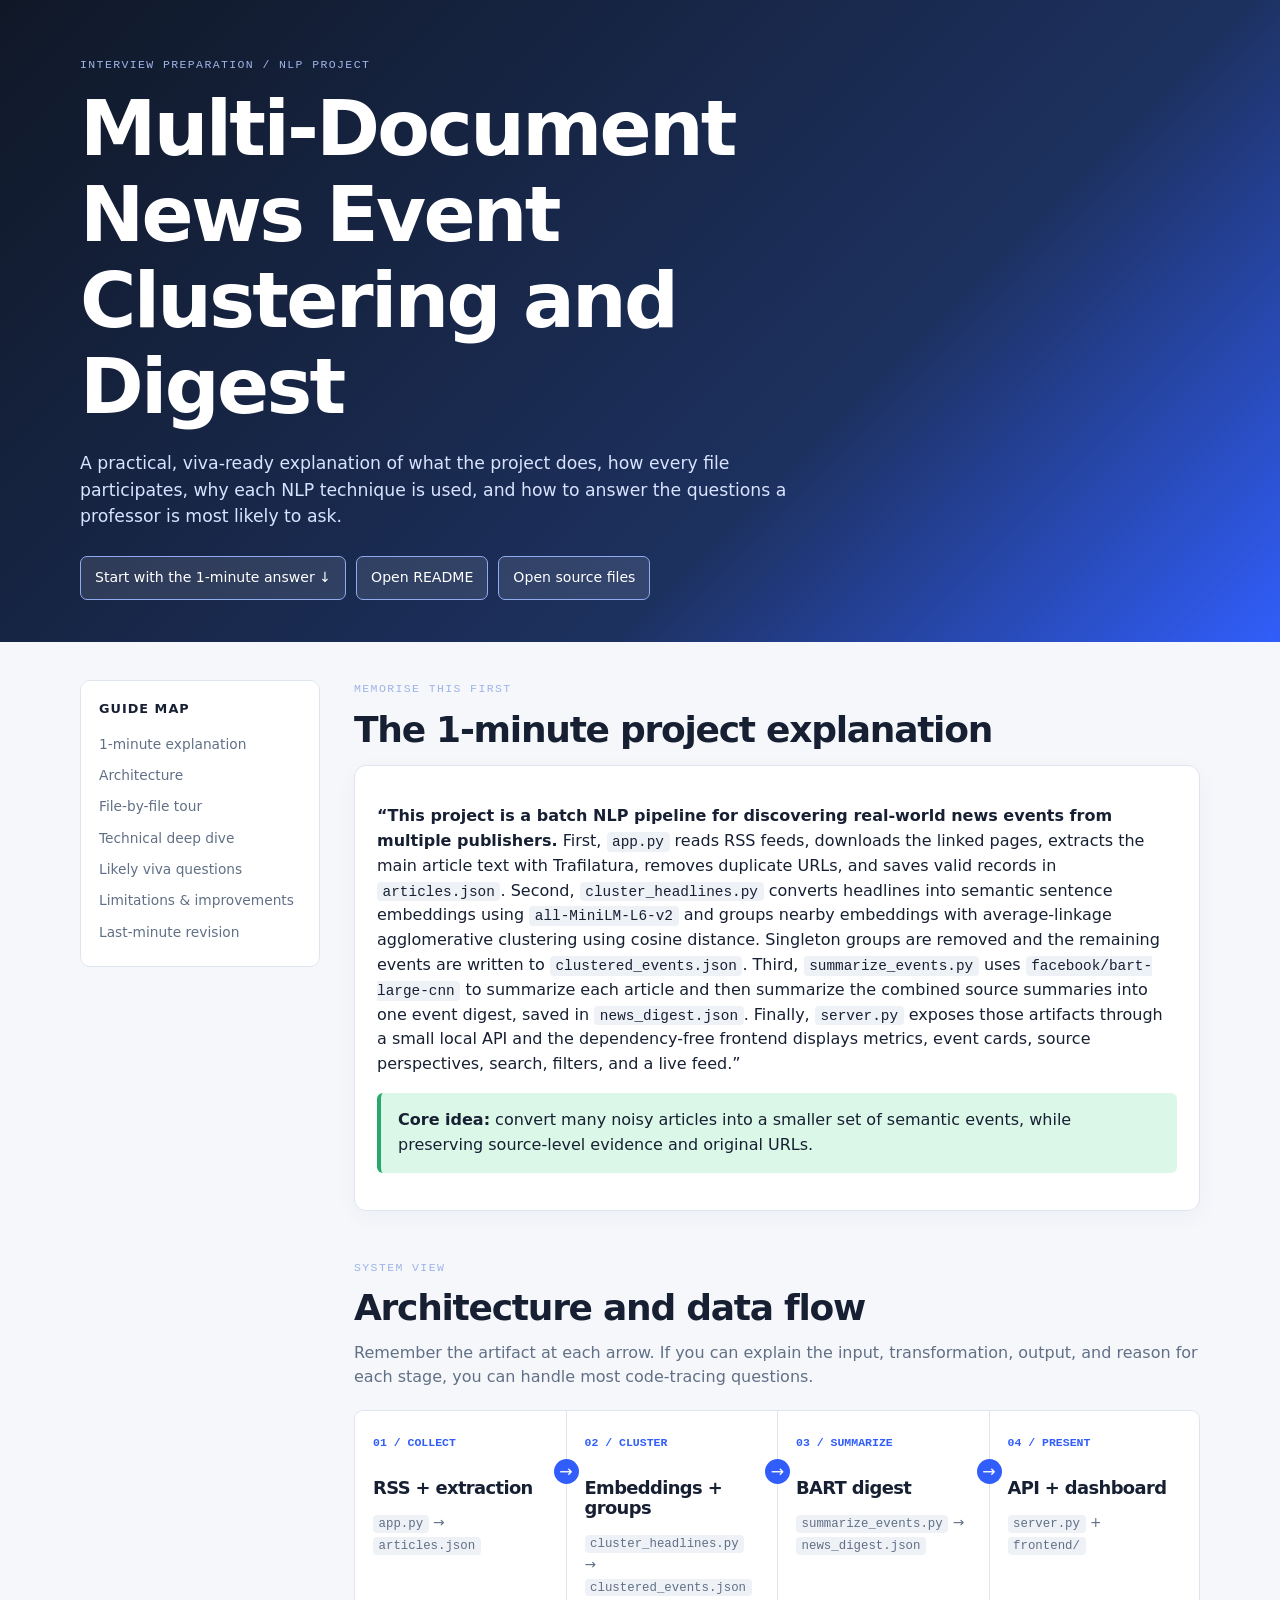
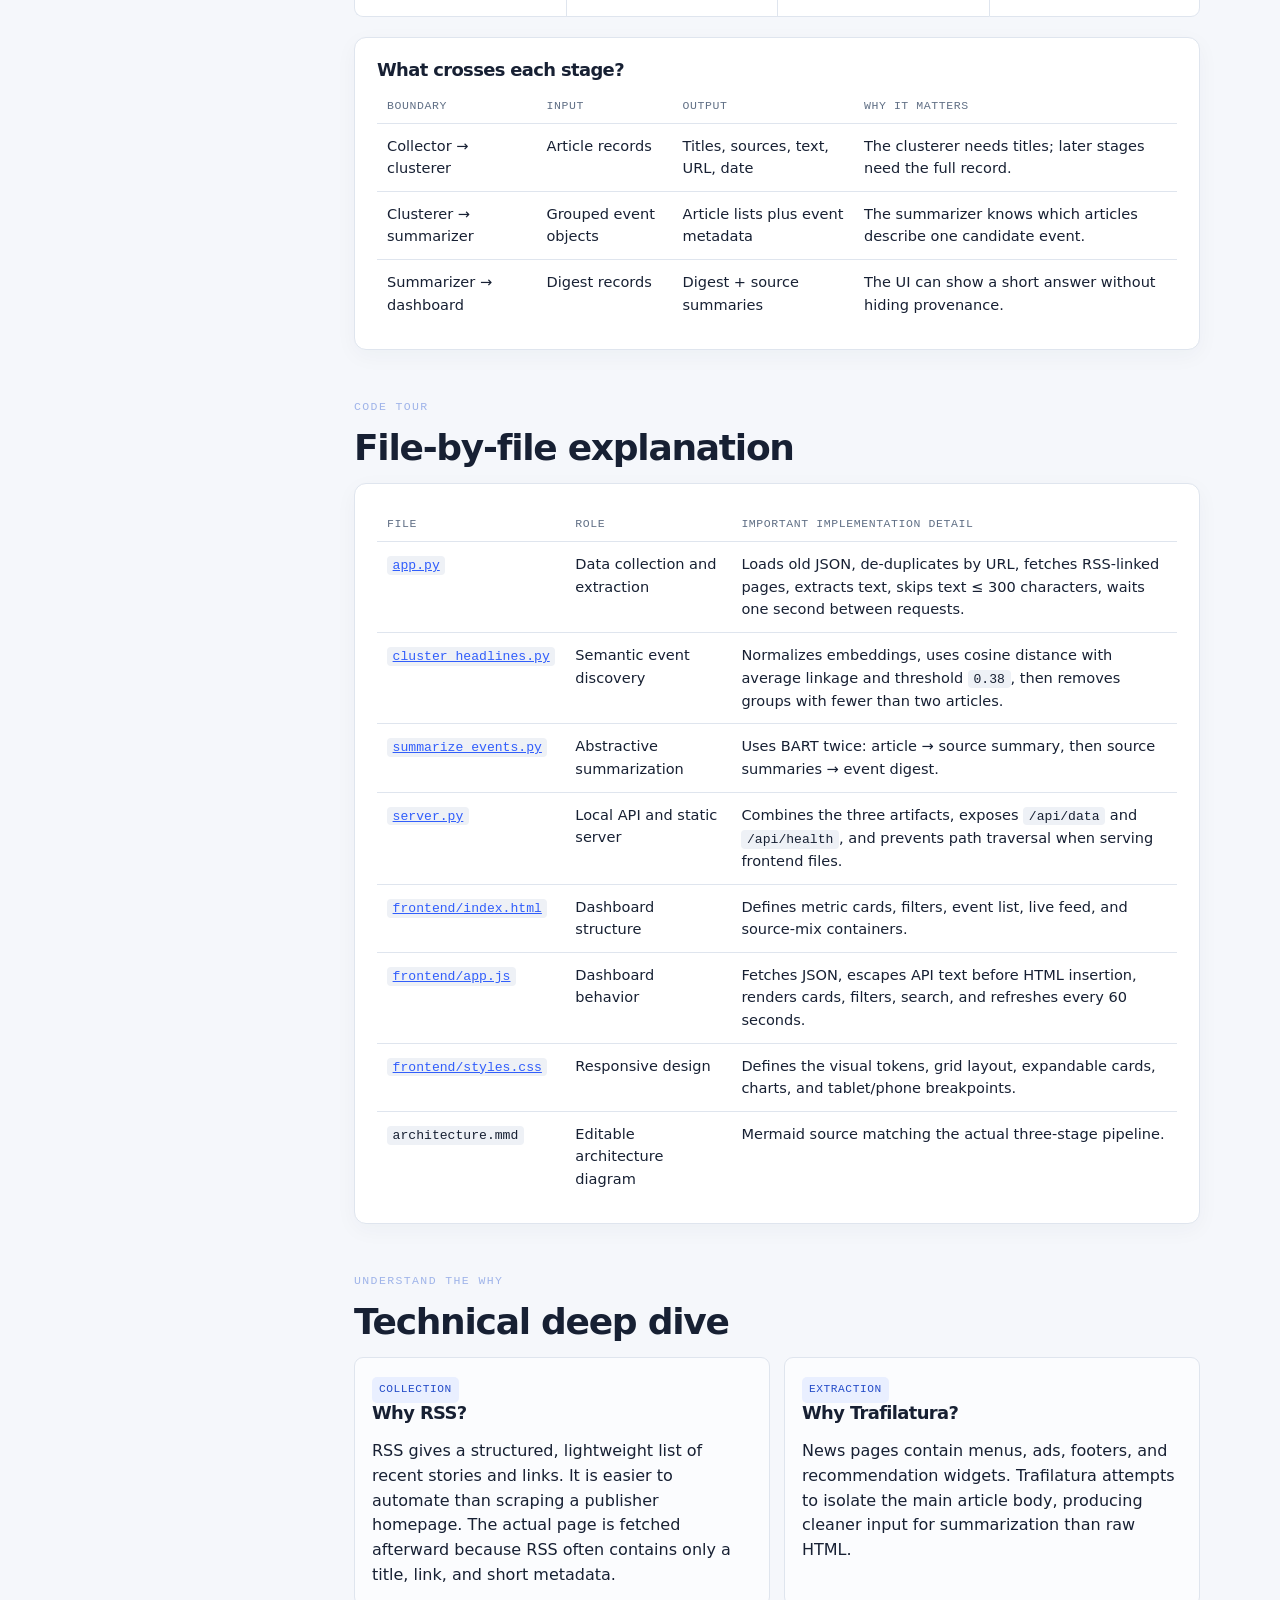
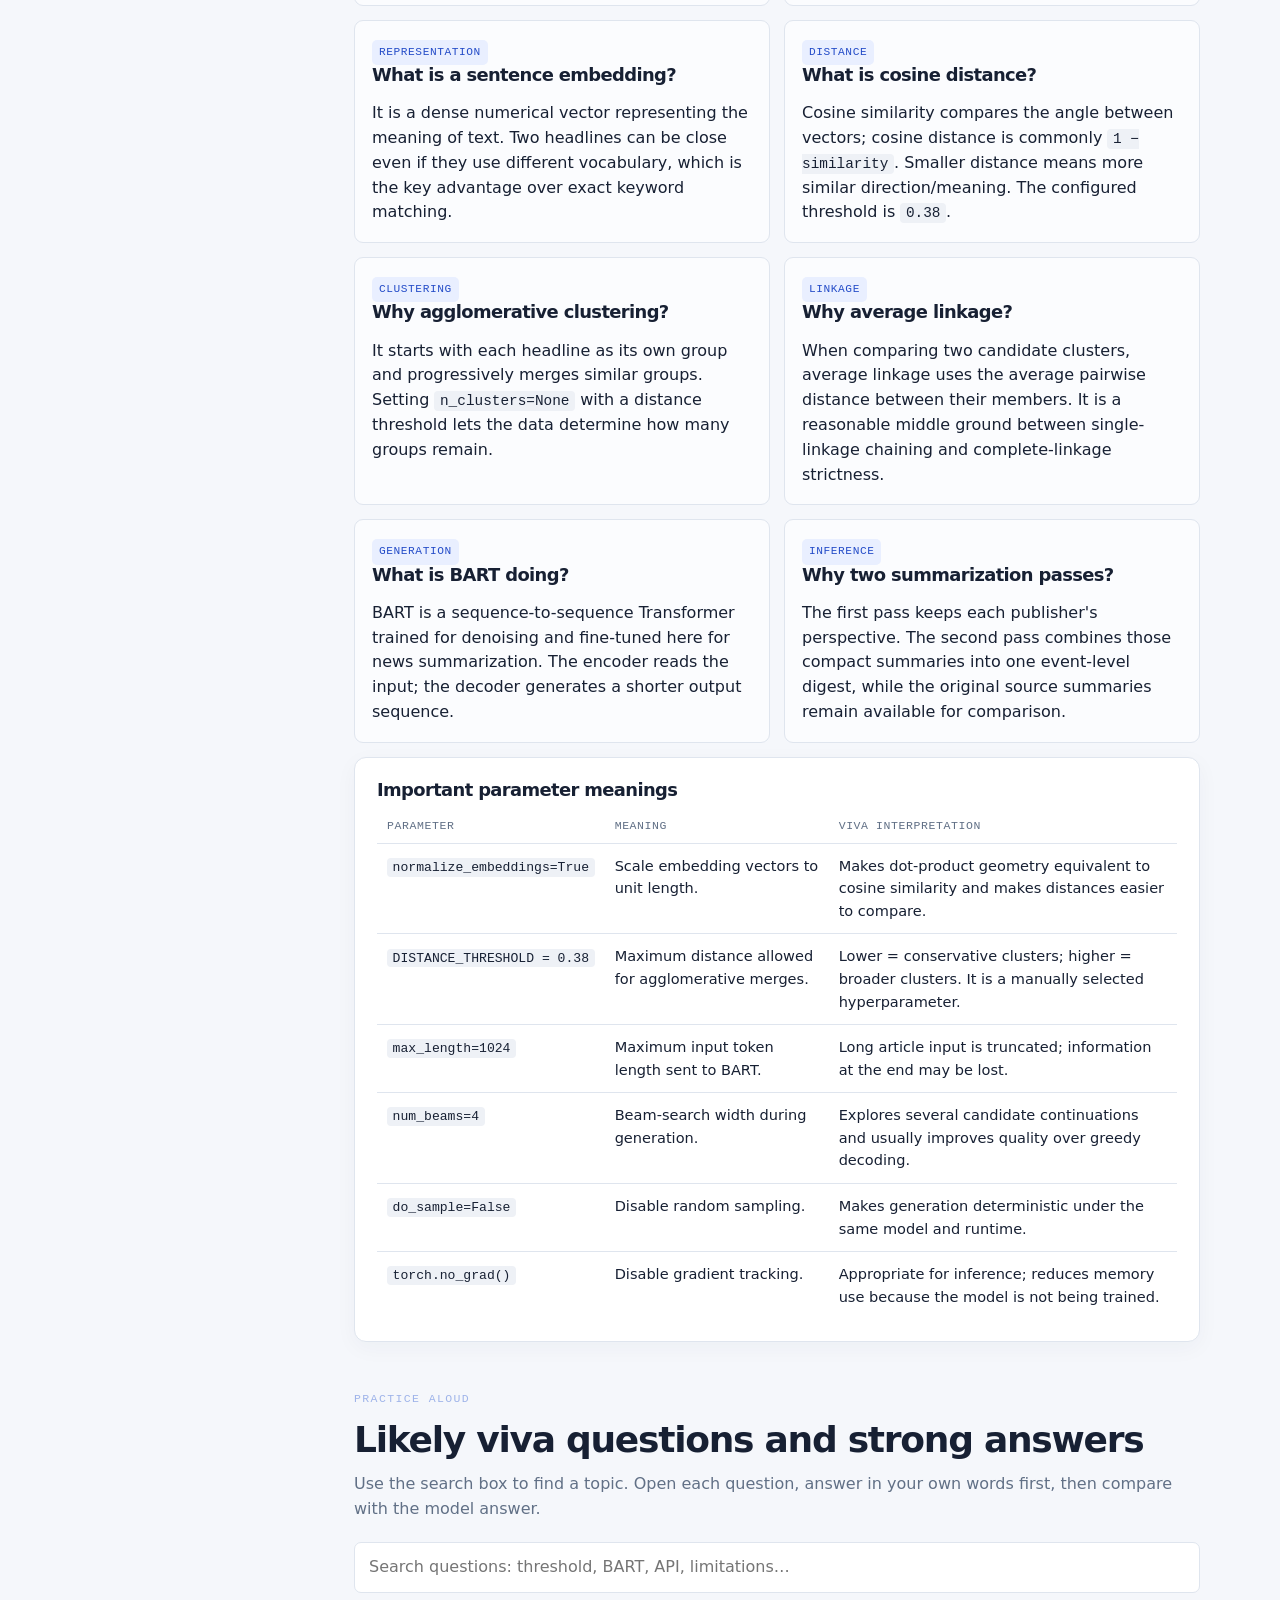
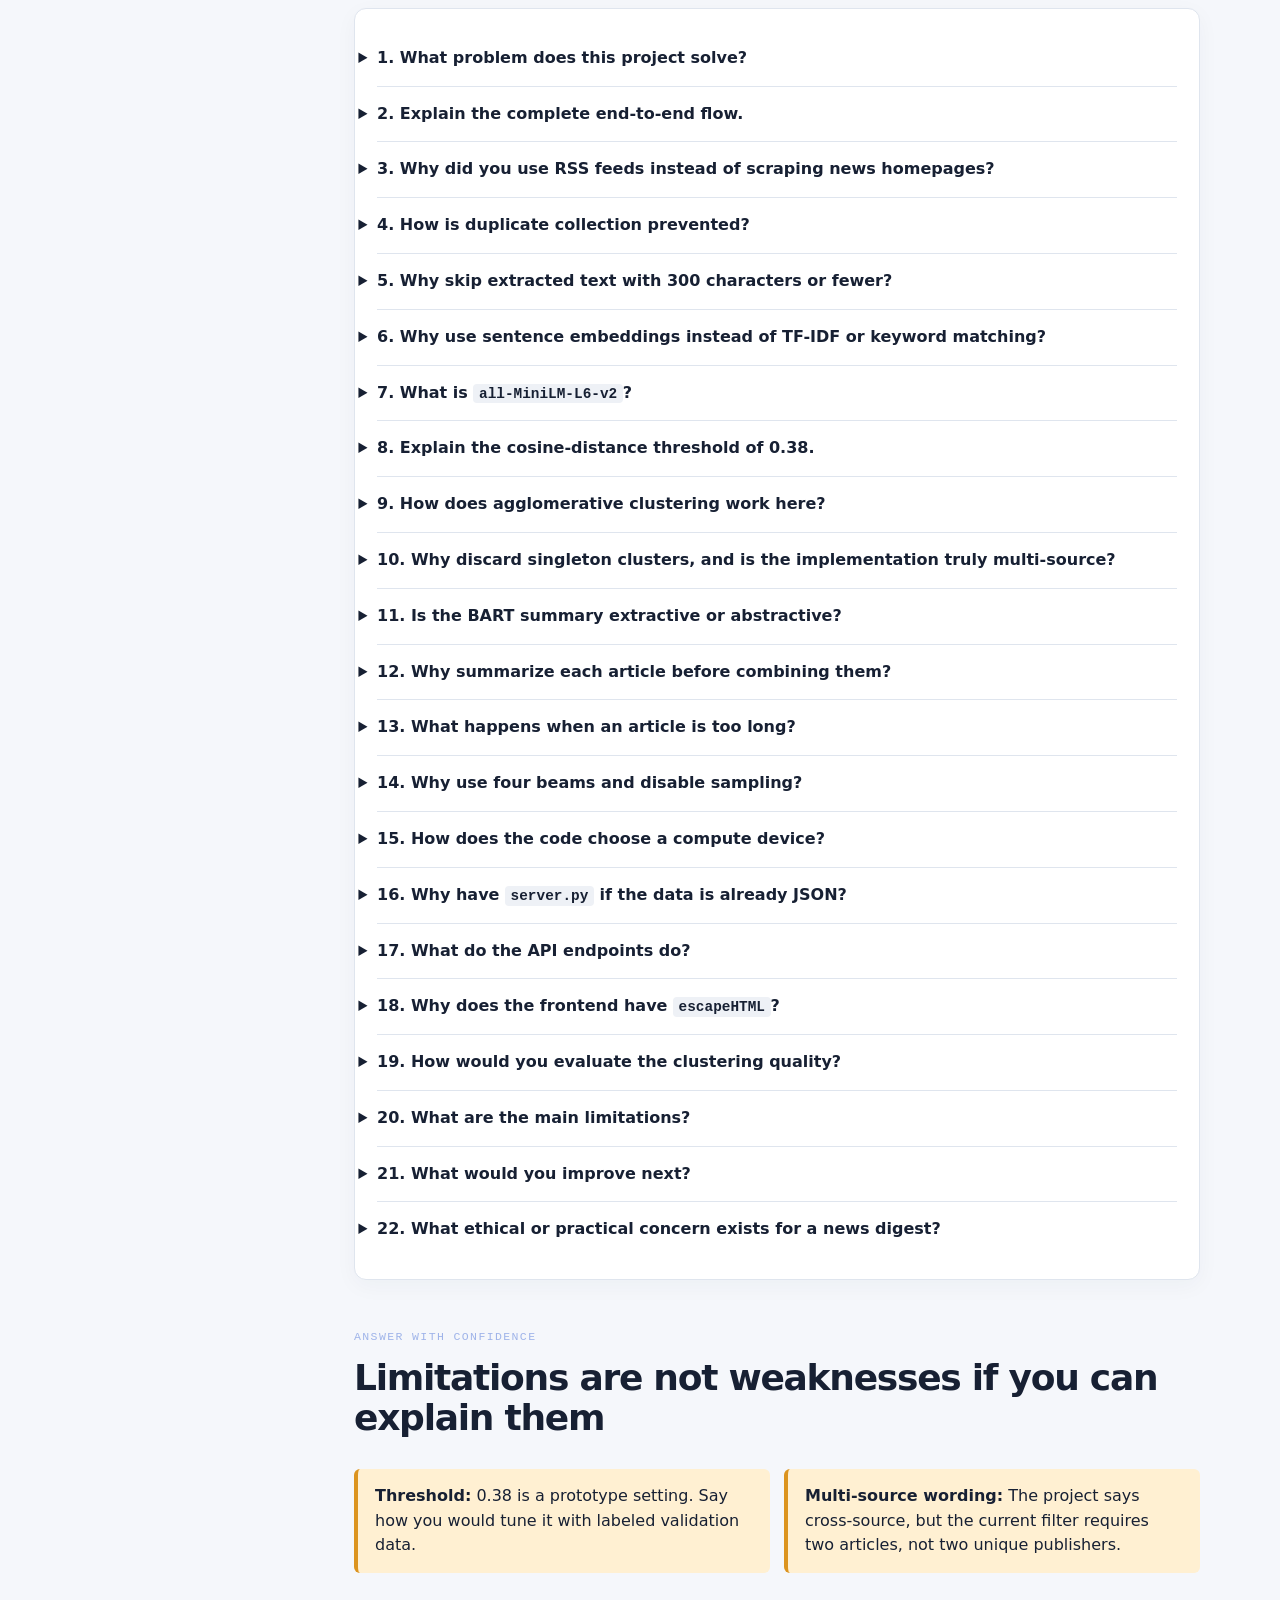
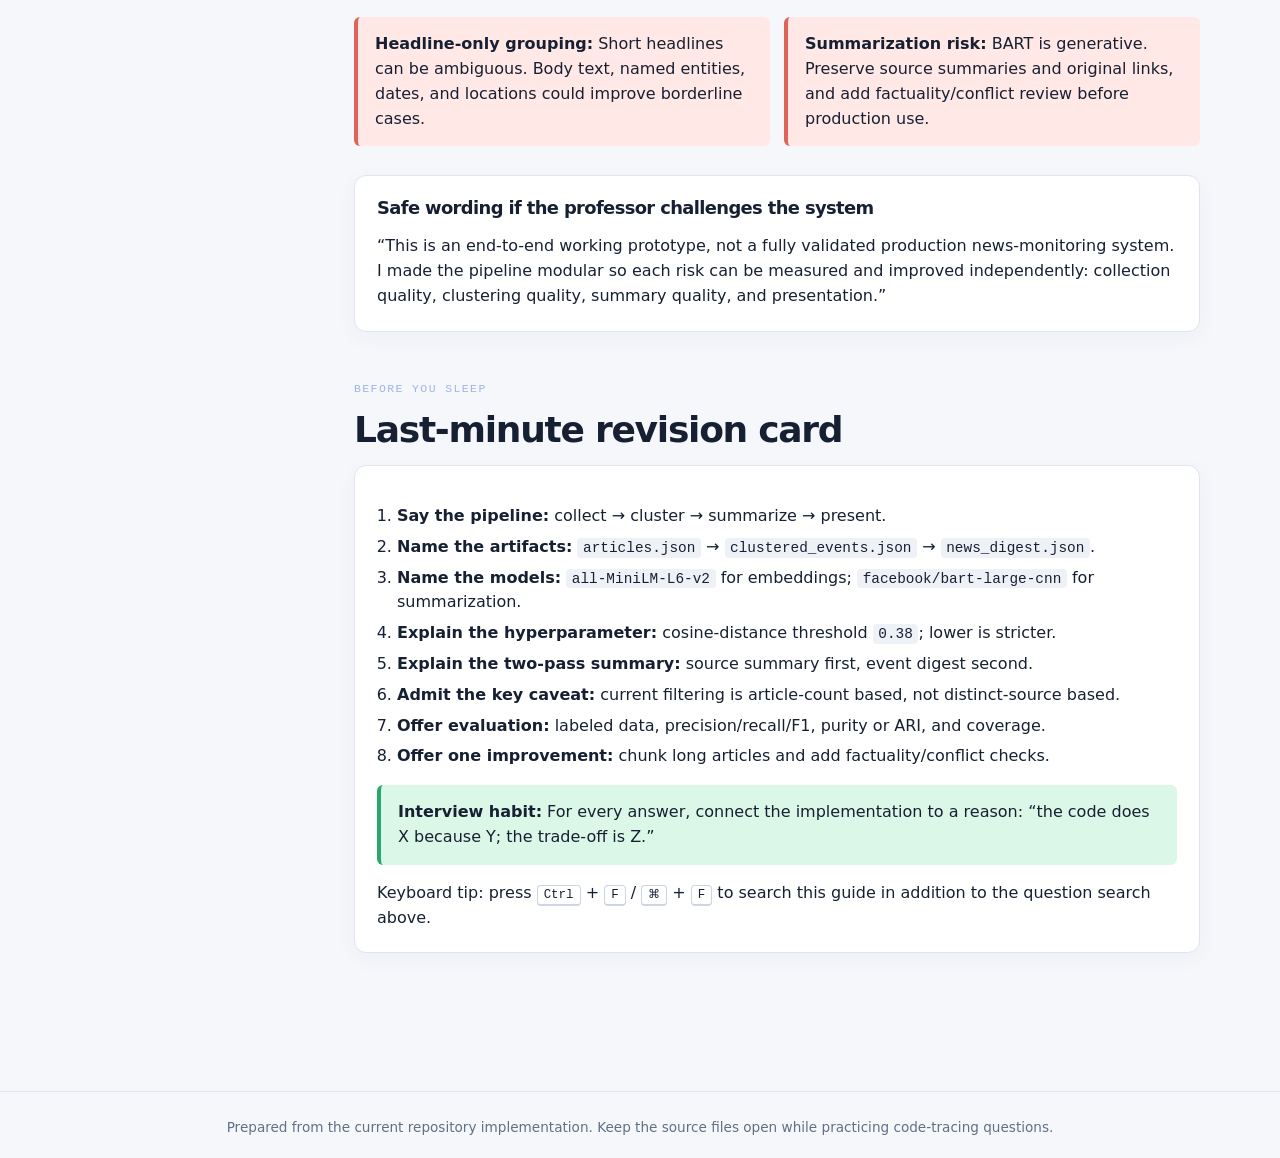
<file: viva_guide.html>
<!doctype html>
<!--
  Standalone viva-preparation guide for the Multi-Document News Event
  Clustering and Digest project. It intentionally has no external dependency,
  so it can be opened directly by double-clicking this file.
-->
<html lang="en">
  <head>
    <meta charset="utf-8" />
    <meta name="viewport" content="width=device-width, initial-scale=1" />
    <meta name="theme-color" content="#101827" />
    <title>Viva Guide — News Event Clustering and Digest</title>
    <style>
      /* ---------- Visual system ---------- */
      :root {
        --ink: #172033;
        --muted: #617086;
        --paper: #f5f7fb;
        --card: #ffffff;
        --line: #dfe5ee;
        --blue: #315efb;
        --blue-soft: #e9efff;
        --mint: #dbf7e7;
        --mint-ink: #16744a;
        --orange: #fff0d2;
        --orange-ink: #9b5c00;
        --red-soft: #ffe8e5;
        --red-ink: #b23b31;
        --mono: ui-monospace, SFMono-Regular, Menlo, Consolas, monospace;
        --sans: Inter, ui-sans-serif, system-ui, -apple-system, BlinkMacSystemFont, "Segoe UI", sans-serif;
      }

      * { box-sizing: border-box; }
      html { scroll-behavior: smooth; }
      body { margin: 0; color: var(--ink); background: var(--paper); font-family: var(--sans); line-height: 1.55; }
      a { color: var(--blue); }
      code, pre, .eyebrow, .tag, .kbd { font-family: var(--mono); }
      code { padding: .12rem .35rem; border-radius: 4px; background: #eef1f6; font-size: .9em; }

      /* ---------- Layout ---------- */
      .top { padding: 56px 24px 42px; color: #fff; background: linear-gradient(135deg, #101827, #1d315f 65%, #315efb); }
      .top-inner, main { width: min(1120px, calc(100% - 32px)); margin: 0 auto; }
      .eyebrow { margin: 0 0 12px; color: #9fb4e9; font-size: .72rem; letter-spacing: .12em; text-transform: uppercase; }
      h1, h2, h3 { margin: 0; line-height: 1.12; letter-spacing: -.035em; }
      h1 { max-width: 820px; font-size: clamp(2.35rem, 6vw, 5rem); }
      h2 { margin-bottom: 15px; font-size: clamp(1.55rem, 3vw, 2.25rem); }
      h3 { margin-bottom: 8px; font-size: 1.12rem; }
      .lede { max-width: 720px; margin: 20px 0 0; color: #d8e3ff; font-size: 1.08rem; }
      .top-actions { display: flex; flex-wrap: wrap; gap: 10px; margin-top: 26px; }
      .button { display: inline-flex; align-items: center; gap: 7px; padding: 10px 14px; border: 1px solid #91abf0; border-radius: 7px; color: #fff; background: rgba(255,255,255,.1); text-decoration: none; font-size: .88rem; }
      .button:hover { background: rgba(255,255,255,.2); }
      main { padding: 38px 0 90px; }
      .layout { display: grid; grid-template-columns: 240px minmax(0, 1fr); gap: 34px; align-items: start; }
      .toc { position: sticky; top: 18px; padding: 18px; border: 1px solid var(--line); border-radius: 10px; background: var(--card); }
      .toc strong { display: block; margin-bottom: 10px; font-size: .8rem; text-transform: uppercase; letter-spacing: .08em; }
      .toc a { display: block; padding: 5px 0; color: var(--muted); font-size: .86rem; text-decoration: none; }
      .toc a:hover { color: var(--blue); }
      section { scroll-margin-top: 22px; margin-bottom: 48px; }
      .section-intro { margin: -3px 0 20px; color: var(--muted); }
      .card { padding: 22px; border: 1px solid var(--line); border-radius: 12px; background: var(--card); box-shadow: 0 6px 22px rgba(31, 48, 78, .04); }
      .grid-2 { display: grid; grid-template-columns: repeat(2, minmax(0, 1fr)); gap: 14px; }
      .grid-3 { display: grid; grid-template-columns: repeat(3, minmax(0, 1fr)); gap: 14px; }
      .mini { padding: 17px; border: 1px solid var(--line); border-radius: 9px; background: #fbfcfe; }
      .mini p:last-child, .card p:last-child { margin-bottom: 0; }
      .tag { display: inline-block; padding: 4px 7px; border-radius: 5px; color: #244cc8; background: var(--blue-soft); font-size: .7rem; text-transform: uppercase; letter-spacing: .05em; }
      .answer { color: var(--muted); }
      .answer strong { color: var(--ink); }

      /* ---------- Pipeline visual ---------- */
      .pipeline { display: grid; grid-template-columns: repeat(4, 1fr); gap: 0; margin: 20px 0; }
      .stage { position: relative; min-height: 148px; padding: 18px; border: 1px solid var(--line); border-right: 0; background: #fff; }
      .stage:first-child { border-radius: 9px 0 0 9px; }
      .stage:last-child { border-right: 1px solid var(--line); border-radius: 0 9px 9px 0; }
      .stage::after { content: "→"; position: absolute; top: 48px; right: -13px; z-index: 2; width: 25px; height: 25px; border-radius: 50%; color: #fff; background: var(--blue); text-align: center; line-height: 25px; }
      .stage:last-child::after { display: none; }
      .stage-number { color: var(--blue); font: 700 .72rem var(--mono); }
      .stage h3 { margin-top: 24px; }
      .stage p { margin-bottom: 0; color: var(--muted); font-size: .86rem; }

      /* ---------- Tables, code, and callouts ---------- */
      table { width: 100%; border-collapse: collapse; font-size: .91rem; }
      th, td { padding: 11px 10px; border-bottom: 1px solid var(--line); text-align: left; vertical-align: top; }
      th { color: var(--muted); font: .72rem var(--mono); letter-spacing: .05em; text-transform: uppercase; }
      tr:last-child td { border-bottom: 0; }
      pre { overflow-x: auto; margin: 12px 0 0; padding: 15px; border-radius: 8px; color: #e7edff; background: #101827; font-size: .82rem; line-height: 1.55; }
      .callout { margin: 15px 0; padding: 15px 17px; border-left: 4px solid var(--blue); border-radius: 6px; background: var(--blue-soft); }
      .callout.good { border-color: #28a86b; background: var(--mint); }
      .callout.warn { border-color: #dc941f; background: var(--orange); }
      .callout.limit { border-color: #de6459; background: var(--red-soft); }
      ul, ol { padding-left: 1.25rem; }
      li + li { margin-top: 6px; }
      .search { width: 100%; margin: 0 0 15px; padding: 12px 14px; border: 1px solid var(--line); border-radius: 7px; font: inherit; }
      details { border-top: 1px solid var(--line); }
      details:first-of-type { border-top: 0; }
      summary { padding: 15px 0; cursor: pointer; font-weight: 650; list-style-position: outside; }
      details .answer { padding: 0 0 16px 21px; }
      .kbd { padding: 2px 6px; border: 1px solid #cdd5e3; border-bottom-width: 2px; border-radius: 4px; background: #fff; font-size: .78rem; }
      .hidden { display: none !important; }
      footer { padding: 25px; color: var(--muted); border-top: 1px solid var(--line); text-align: center; font-size: .85rem; }

      @media (max-width: 820px) {
        .layout { display: block; }
        .toc { position: static; margin-bottom: 24px; }
        .pipeline, .grid-3 { grid-template-columns: 1fr 1fr; }
        .stage { border-right: 1px solid var(--line); border-radius: 8px !important; }
        .stage::after { display: none; }
      }
      @media (max-width: 560px) {
        .top { padding-top: 36px; }
        .grid-2, .grid-3, .pipeline { grid-template-columns: 1fr; }
        .card { padding: 17px; }
        th, td { padding: 8px 5px; font-size: .82rem; }
      }
    </style>
  </head>
  <body>
    <header class="top">
      <div class="top-inner">
        <p class="eyebrow">Interview preparation / NLP project</p>
        <h1>Multi-Document News Event Clustering and Digest</h1>
        <p class="lede">A practical, viva-ready explanation of what the project does, how every file participates, why each NLP technique is used, and how to answer the questions a professor is most likely to ask.</p>
        <div class="top-actions">
          <a class="button" href="#one-minute">Start with the 1-minute answer ↓</a>
          <a class="button" href="README.md">Open README</a>
          <a class="button" href="app.py">Open source files</a>
        </div>
      </div>
    </header>

    <main>
      <div class="layout">
        <nav class="toc" aria-label="Guide contents">
          <strong>Guide map</strong>
          <a href="#one-minute">1-minute explanation</a>
          <a href="#architecture">Architecture</a>
          <a href="#files">File-by-file tour</a>
          <a href="#deep-dive">Technical deep dive</a>
          <a href="#viva">Likely viva questions</a>
          <a href="#limitations">Limitations & improvements</a>
          <a href="#revision">Last-minute revision</a>
        </nav>

        <div>
          <section id="one-minute">
            <p class="eyebrow">Memorise this first</p>
            <h2>The 1-minute project explanation</h2>
            <div class="card">
              <p><strong>“This project is a batch NLP pipeline for discovering real-world news events from multiple publishers.</strong> First, <code>app.py</code> reads RSS feeds, downloads the linked pages, extracts the main article text with Trafilatura, removes duplicate URLs, and saves valid records in <code>articles.json</code>. Second, <code>cluster_headlines.py</code> converts headlines into semantic sentence embeddings using <code>all-MiniLM-L6-v2</code> and groups nearby embeddings with average-linkage agglomerative clustering using cosine distance. Singleton groups are removed and the remaining events are written to <code>clustered_events.json</code>. Third, <code>summarize_events.py</code> uses <code>facebook/bart-large-cnn</code> to summarize each article and then summarize the combined source summaries into one event digest, saved in <code>news_digest.json</code>. Finally, <code>server.py</code> exposes those artifacts through a small local API and the dependency-free frontend displays metrics, event cards, source perspectives, search, filters, and a live feed.”</p>
              <div class="callout good"><strong>Core idea:</strong> convert many noisy articles into a smaller set of semantic events, while preserving source-level evidence and original URLs.</div>
            </div>
          </section>

          <section id="architecture">
            <p class="eyebrow">System view</p>
            <h2>Architecture and data flow</h2>
            <p class="section-intro">Remember the artifact at each arrow. If you can explain the input, transformation, output, and reason for each stage, you can handle most code-tracing questions.</p>
            <div class="pipeline">
              <article class="stage"><span class="stage-number">01 / COLLECT</span><h3>RSS + extraction</h3><p><code>app.py</code> → <code>articles.json</code></p></article>
              <article class="stage"><span class="stage-number">02 / CLUSTER</span><h3>Embeddings + groups</h3><p><code>cluster_headlines.py</code> → <code>clustered_events.json</code></p></article>
              <article class="stage"><span class="stage-number">03 / SUMMARIZE</span><h3>BART digest</h3><p><code>summarize_events.py</code> → <code>news_digest.json</code></p></article>
              <article class="stage"><span class="stage-number">04 / PRESENT</span><h3>API + dashboard</h3><p><code>server.py</code> + <code>frontend/</code></p></article>
            </div>
            <div class="card">
              <h3>What crosses each stage?</h3>
              <table>
                <thead><tr><th>Boundary</th><th>Input</th><th>Output</th><th>Why it matters</th></tr></thead>
                <tbody>
                  <tr><td>Collector → clusterer</td><td>Article records</td><td>Titles, sources, text, URL, date</td><td>The clusterer needs titles; later stages need the full record.</td></tr>
                  <tr><td>Clusterer → summarizer</td><td>Grouped event objects</td><td>Article lists plus event metadata</td><td>The summarizer knows which articles describe one candidate event.</td></tr>
                  <tr><td>Summarizer → dashboard</td><td>Digest records</td><td>Digest + source summaries</td><td>The UI can show a short answer without hiding provenance.</td></tr>
                </tbody>
              </table>
            </div>
          </section>

          <section id="files">
            <p class="eyebrow">Code tour</p>
            <h2>File-by-file explanation</h2>
            <div class="card">
              <table>
                <thead><tr><th>File</th><th>Role</th><th>Important implementation detail</th></tr></thead>
                <tbody>
                  <tr><td><a href="app.py"><code>app.py</code></a></td><td>Data collection and extraction</td><td>Loads old JSON, de-duplicates by URL, fetches RSS-linked pages, extracts text, skips text ≤ 300 characters, waits one second between requests.</td></tr>
                  <tr><td><a href="cluster_headlines.py"><code>cluster_headlines.py</code></a></td><td>Semantic event discovery</td><td>Normalizes embeddings, uses cosine distance with average linkage and threshold <code>0.38</code>, then removes groups with fewer than two articles.</td></tr>
                  <tr><td><a href="summarize_events.py"><code>summarize_events.py</code></a></td><td>Abstractive summarization</td><td>Uses BART twice: article → source summary, then source summaries → event digest.</td></tr>
                  <tr><td><a href="server.py"><code>server.py</code></a></td><td>Local API and static server</td><td>Combines the three artifacts, exposes <code>/api/data</code> and <code>/api/health</code>, and prevents path traversal when serving frontend files.</td></tr>
                  <tr><td><a href="frontend/index.html"><code>frontend/index.html</code></a></td><td>Dashboard structure</td><td>Defines metric cards, filters, event list, live feed, and source-mix containers.</td></tr>
                  <tr><td><a href="frontend/app.js"><code>frontend/app.js</code></a></td><td>Dashboard behavior</td><td>Fetches JSON, escapes API text before HTML insertion, renders cards, filters, search, and refreshes every 60 seconds.</td></tr>
                  <tr><td><a href="frontend/styles.css"><code>frontend/styles.css</code></a></td><td>Responsive design</td><td>Defines the visual tokens, grid layout, expandable cards, charts, and tablet/phone breakpoints.</td></tr>
                  <tr><td><code>architecture.mmd</code></td><td>Editable architecture diagram</td><td>Mermaid source matching the actual three-stage pipeline.</td></tr>
                </tbody>
              </table>
            </div>
          </section>

          <section id="deep-dive">
            <p class="eyebrow">Understand the why</p>
            <h2>Technical deep dive</h2>
            <div class="grid-2">
              <article class="mini"><span class="tag">Collection</span><h3>Why RSS?</h3><p>RSS gives a structured, lightweight list of recent stories and links. It is easier to automate than scraping a publisher homepage. The actual page is fetched afterward because RSS often contains only a title, link, and short metadata.</p></article>
              <article class="mini"><span class="tag">Extraction</span><h3>Why Trafilatura?</h3><p>News pages contain menus, ads, footers, and recommendation widgets. Trafilatura attempts to isolate the main article body, producing cleaner input for summarization than raw HTML.</p></article>
              <article class="mini"><span class="tag">Representation</span><h3>What is a sentence embedding?</h3><p>It is a dense numerical vector representing the meaning of text. Two headlines can be close even if they use different vocabulary, which is the key advantage over exact keyword matching.</p></article>
              <article class="mini"><span class="tag">Distance</span><h3>What is cosine distance?</h3><p>Cosine similarity compares the angle between vectors; cosine distance is commonly <code>1 − similarity</code>. Smaller distance means more similar direction/meaning. The configured threshold is <code>0.38</code>.</p></article>
              <article class="mini"><span class="tag">Clustering</span><h3>Why agglomerative clustering?</h3><p>It starts with each headline as its own group and progressively merges similar groups. Setting <code>n_clusters=None</code> with a distance threshold lets the data determine how many groups remain.</p></article>
              <article class="mini"><span class="tag">Linkage</span><h3>Why average linkage?</h3><p>When comparing two candidate clusters, average linkage uses the average pairwise distance between their members. It is a reasonable middle ground between single-linkage chaining and complete-linkage strictness.</p></article>
              <article class="mini"><span class="tag">Generation</span><h3>What is BART doing?</h3><p>BART is a sequence-to-sequence Transformer trained for denoising and fine-tuned here for news summarization. The encoder reads the input; the decoder generates a shorter output sequence.</p></article>
              <article class="mini"><span class="tag">Inference</span><h3>Why two summarization passes?</h3><p>The first pass keeps each publisher's perspective. The second pass combines those compact summaries into one event-level digest, while the original source summaries remain available for comparison.</p></article>
            </div>
            <div class="card" style="margin-top:14px">
              <h3>Important parameter meanings</h3>
              <table>
                <thead><tr><th>Parameter</th><th>Meaning</th><th>Viva interpretation</th></tr></thead>
                <tbody>
                  <tr><td><code>normalize_embeddings=True</code></td><td>Scale embedding vectors to unit length.</td><td>Makes dot-product geometry equivalent to cosine similarity and makes distances easier to compare.</td></tr>
                  <tr><td><code>DISTANCE_THRESHOLD = 0.38</code></td><td>Maximum distance allowed for agglomerative merges.</td><td>Lower = conservative clusters; higher = broader clusters. It is a manually selected hyperparameter.</td></tr>
                  <tr><td><code>max_length=1024</code></td><td>Maximum input token length sent to BART.</td><td>Long article input is truncated; information at the end may be lost.</td></tr>
                  <tr><td><code>num_beams=4</code></td><td>Beam-search width during generation.</td><td>Explores several candidate continuations and usually improves quality over greedy decoding.</td></tr>
                  <tr><td><code>do_sample=False</code></td><td>Disable random sampling.</td><td>Makes generation deterministic under the same model and runtime.</td></tr>
                  <tr><td><code>torch.no_grad()</code></td><td>Disable gradient tracking.</td><td>Appropriate for inference; reduces memory use because the model is not being trained.</td></tr>
                </tbody>
              </table>
            </div>
          </section>

          <section id="viva">
            <p class="eyebrow">Practice aloud</p>
            <h2>Likely viva questions and strong answers</h2>
            <p class="section-intro">Use the search box to find a topic. Open each question, answer in your own words first, then compare with the model answer.</p>
            <input id="question-search" class="search" type="search" placeholder="Search questions: threshold, BART, API, limitations…" autocomplete="off" />
            <div class="card" id="question-list">
              <details data-question="project objective pipeline purpose">
                <summary>1. What problem does this project solve?</summary>
                <div class="answer"><strong>Answer:</strong> It reduces information overload by grouping different articles that describe the same real-world event and producing a concise cross-source digest. The goal is event-level understanding, not just article-level search.</div>
              </details>
              <details data-question="end to end flow stages files">
                <summary>2. Explain the complete end-to-end flow.</summary>
                <div class="answer"><strong>Answer:</strong> RSS feeds provide recent links; <code>app.py</code> extracts article text into <code>articles.json</code>; <code>cluster_headlines.py</code> embeds and clusters headlines into <code>clustered_events.json</code>; <code>summarize_events.py</code> creates source summaries and a combined digest in <code>news_digest.json</code>; <code>server.py</code> merges these artifacts for the frontend dashboard.</div>
              </details>
              <details data-question="rss feedparser collection extraction trafilatura">
                <summary>3. Why did you use RSS feeds instead of scraping news homepages?</summary>
                <div class="answer"><strong>Answer:</strong> RSS is structured and already exposes recent story links and metadata. It is simpler and less brittle than scraping a changing homepage. I still fetch the linked page because RSS alone may not contain enough article text for summarization.</div>
              </details>
              <details data-question="deduplication url set seen">
                <summary>4. How is duplicate collection prevented?</summary>
                <div class="answer"><strong>Answer:</strong> Existing records are loaded first. Their URLs are placed in the <code>seen</code> set. Before fetching an RSS entry, the code checks whether <code>entry.link</code> is already in that set. A newly accepted URL is immediately added, so duplicates within the same run are also avoided.</div>
              </details>
              <details data-question="text extraction 300 characters quality">
                <summary>5. Why skip extracted text with 300 characters or fewer?</summary>
                <div class="answer"><strong>Answer:</strong> Very short extraction often indicates an error page, paywall, empty body, or unusable fragment. The threshold is a simple quality filter. It improves downstream inputs, but it is heuristic and could wrongly exclude a genuinely short article.</div>
              </details>
              <details data-question="sentence embeddings semantic similarity keywords">
                <summary>6. Why use sentence embeddings instead of TF-IDF or keyword matching?</summary>
                <div class="answer"><strong>Answer:</strong> Keyword methods depend heavily on shared words. Sentence embeddings capture semantic meaning, so headlines such as “government approves emergency aid” and “officials authorize relief package” can be related even with different wording. TF-IDF would still be a useful baseline for comparison.</div>
              </details>
              <details data-question="minilm model embedding dimension">
                <summary>7. What is <code>all-MiniLM-L6-v2</code>?</summary>
                <div class="answer"><strong>Answer:</strong> It is a compact Sentence-Transformers model used to encode sentences into semantic vectors. It is a practical speed/quality choice for local headline clustering; it is not a classifier and it does not directly output event labels.</div>
              </details>
              <details data-question="cosine distance similarity threshold 0.38">
                <summary>8. Explain the cosine-distance threshold of 0.38.</summary>
                <div class="answer"><strong>Answer:</strong> The clustering model can merge groups only when their distance is within the threshold. Because distance is lower for more similar vectors, lowering 0.38 creates smaller, stricter groups; increasing it creates larger, looser groups. The value is a manually chosen hyperparameter and should be validated on labeled examples.</div>
              </details>
              <details data-question="agglomerative clustering average linkage n clusters">
                <summary>9. How does agglomerative clustering work here?</summary>
                <div class="answer"><strong>Answer:</strong> It begins with one cluster per headline and repeatedly merges the closest clusters. With <code>linkage="average"</code>, distance between clusters is based on average pairwise distance. <code>n_clusters=None</code> plus <code>distance_threshold</code> lets the algorithm stop merging based on the chosen distance rather than a preset number of clusters.</div>
              </details>
              <details data-question="singleton article count sources multi source">
                <summary>10. Why discard singleton clusters, and is the implementation truly multi-source?</summary>
                <div class="answer"><strong>Answer:</strong> A one-article group does not demonstrate corroboration or cross-article event detection, so the project removes it. However, the current code filters on <code>article_count &gt;= 2</code>, not on distinct source count. Therefore, two articles from one publisher can remain. If multi-source is a hard requirement, the filter should be <code>len(event["sources"]) &gt;= 2</code>.</div>
              </details>
              <details data-question="bart abstractive extractive summarization">
                <summary>11. Is the BART summary extractive or abstractive?</summary>
                <div class="answer"><strong>Answer:</strong> It is abstractive: the decoder generates new wording rather than selecting only existing sentences. That is why it can be concise and fluent, but also why factuality should be checked against the source articles.</div>
              </details>
              <details data-question="two pass hierarchical summarization source perspectives">
                <summary>12. Why summarize each article before combining them?</summary>
                <div class="answer"><strong>Answer:</strong> Combining full articles would make the input too long and could overwhelm the model. Per-article summaries compress each source first and preserve source attribution. The second pass then produces an event-level digest from that controlled-size comparison text.</div>
              </details>
              <details data-question="bart truncation 5000 1024 tokens limitations">
                <summary>13. What happens when an article is too long?</summary>
                <div class="answer"><strong>Answer:</strong> The code first caps raw text at 5,000 characters and then tokenizes with <code>max_length=1024</code> and <code>truncation=True</code>. This avoids model input overflow, but it may remove important information near the end. A stronger system could use chunking and map-reduce summarization.</div>
              </details>
              <details data-question="beam search deterministic generation">
                <summary>14. Why use four beams and disable sampling?</summary>
                <div class="answer"><strong>Answer:</strong> Four-beam search keeps several likely continuations and selects a high-scoring one. <code>do_sample=False</code> avoids random sampling, making results reproducible. This favors stable summaries over creative variation.</div>
              </details>
              <details data-question="mps cpu torch device inference">
                <summary>15. How does the code choose a compute device?</summary>
                <div class="answer"><strong>Answer:</strong> It uses PyTorch's <code>mps</code> device when Apple's GPU backend is available; otherwise it uses CPU. The model and tokenized tensors are moved to the same device. This is an inference optimization, not a change to the NLP algorithm.</div>
              </details>
              <details data-question="server api payload frontend">
                <summary>16. Why have <code>server.py</code> if the data is already JSON?</summary>
                <div class="answer"><strong>Answer:</strong> Browsers are restricted when loading local files and the frontend needs one consistent payload. The server supplies static frontend files and exposes <code>/api/data</code>, which merges raw articles, clusters, summaries, metrics, and source counts. It keeps presentation logic separate from pipeline scripts.</div>
              </details>
              <details data-question="api data health caching timestamp">
                <summary>17. What do the API endpoints do?</summary>
                <div class="answer"><strong>Answer:</strong> <code>/api/data</code> returns the merged dashboard payload with no-store caching. <code>/api/health</code> returns a small <code>{"status":"ok"}</code> response for a basic liveness check. Other GET paths serve files from <code>frontend/</code>.</div>
              </details>
              <details data-question="javascript escape html xss security">
                <summary>18. Why does the frontend have <code>escapeHTML</code>?</summary>
                <div class="answer"><strong>Answer:</strong> Headlines, summaries, and URLs originate from fetched content. Before inserting them into template strings, special characters are escaped so data is treated as text rather than markup. This reduces the risk of HTML injection when rendering untrusted article content.</div>
              </details>
              <details data-question="evaluation precision recall f1 purity">
                <summary>19. How would you evaluate the clustering quality?</summary>
                <div class="answer"><strong>Answer:</strong> Create a manually labeled set of related/unrelated headline pairs or event labels, then compare thresholds such as 0.30–0.45. Report pairwise precision, recall, and F1; for full clusters, use purity or adjusted Rand index. Also measure coverage: the fraction of collected articles assigned to retained events.</div>
              </details>
              <details data-question="limitations hallucination factuality threshold">
                <summary>20. What are the main limitations?</summary>
                <div class="answer"><strong>Answer:</strong> The threshold is manually selected; clustering uses headlines only; a retained cluster need not contain distinct sources; long text is truncated; BART can hallucinate or merge conflicting reports; there is no labeled evaluation set, dependency lockfile, structured failure log, or factuality check. These are clear next steps rather than hidden assumptions.</div>
              </details>
              <details data-question="improvements future work database retries chunking">
                <summary>21. What would you improve next?</summary>
                <div class="answer"><strong>Answer:</strong> First define the event contract and require two distinct sources if needed. Then add labeled threshold evaluation, pinned dependencies, retries/timeouts and structured run logs, explicit configuration, chunked summarization, body/entity signals for borderline clusters, conflict detection, and a one-command pipeline runner.</div>
              </details>
              <details data-question="ethics news bias sources factuality">
                <summary>22. What ethical or practical concern exists for a news digest?</summary>
                <div class="answer"><strong>Answer:</strong> Source selection affects what the system can see, and a summary can omit context or amplify a model error. The dashboard should show publisher names and original links, preserve source summaries, and present the digest as an aid to reading rather than a replacement for source verification.</div>
              </details>
            </div>
          </section>

          <section id="limitations">
            <p class="eyebrow">Answer with confidence</p>
            <h2>Limitations are not weaknesses if you can explain them</h2>
            <div class="grid-2">
              <div class="callout warn"><strong>Threshold:</strong> 0.38 is a prototype setting. Say how you would tune it with labeled validation data.</div>
              <div class="callout warn"><strong>Multi-source wording:</strong> The project says cross-source, but the current filter requires two articles, not two unique publishers.</div>
              <div class="callout limit"><strong>Headline-only grouping:</strong> Short headlines can be ambiguous. Body text, named entities, dates, and locations could improve borderline cases.</div>
              <div class="callout limit"><strong>Summarization risk:</strong> BART is generative. Preserve source summaries and original links, and add factuality/conflict review before production use.</div>
            </div>
            <div class="card" style="margin-top:14px">
              <h3>Safe wording if the professor challenges the system</h3>
              <p>“This is an end-to-end working prototype, not a fully validated production news-monitoring system. I made the pipeline modular so each risk can be measured and improved independently: collection quality, clustering quality, summary quality, and presentation.”</p>
            </div>
          </section>

          <section id="revision">
            <p class="eyebrow">Before you sleep</p>
            <h2>Last-minute revision card</h2>
            <div class="card">
              <ol>
                <li><strong>Say the pipeline:</strong> collect → cluster → summarize → present.</li>
                <li><strong>Name the artifacts:</strong> <code>articles.json</code> → <code>clustered_events.json</code> → <code>news_digest.json</code>.</li>
                <li><strong>Name the models:</strong> <code>all-MiniLM-L6-v2</code> for embeddings; <code>facebook/bart-large-cnn</code> for summarization.</li>
                <li><strong>Explain the hyperparameter:</strong> cosine-distance threshold <code>0.38</code>; lower is stricter.</li>
                <li><strong>Explain the two-pass summary:</strong> source summary first, event digest second.</li>
                <li><strong>Admit the key caveat:</strong> current filtering is article-count based, not distinct-source based.</li>
                <li><strong>Offer evaluation:</strong> labeled data, precision/recall/F1, purity or ARI, and coverage.</li>
                <li><strong>Offer one improvement:</strong> chunk long articles and add factuality/conflict checks.</li>
              </ol>
              <div class="callout good"><strong>Interview habit:</strong> For every answer, connect the implementation to a reason: “the code does X because Y; the trade-off is Z.”</div>
              <p>Keyboard tip: press <span class="kbd">Ctrl</span> + <span class="kbd">F</span> / <span class="kbd">⌘</span> + <span class="kbd">F</span> to search this guide in addition to the question search above.</p>
            </div>
          </section>
        </div>
      </div>
    </main>

    <footer>Prepared from the current repository implementation. Keep the source files open while practicing code-tracing questions.</footer>

    <script>
      // Filter viva questions as the student types a topic or keyword.
      const questionSearch = document.querySelector("#question-search");
      const questions = [...document.querySelectorAll("#question-list details")];
      questionSearch.addEventListener("input", () => {
        const query = questionSearch.value.trim().toLowerCase();
        questions.forEach((question) => {
          const searchableText = `${question.dataset.question} ${question.textContent}`.toLowerCase();
          question.classList.toggle("hidden", query && !searchableText.includes(query));
        });
      });
    </script>
  </body>
</html>
</file>
